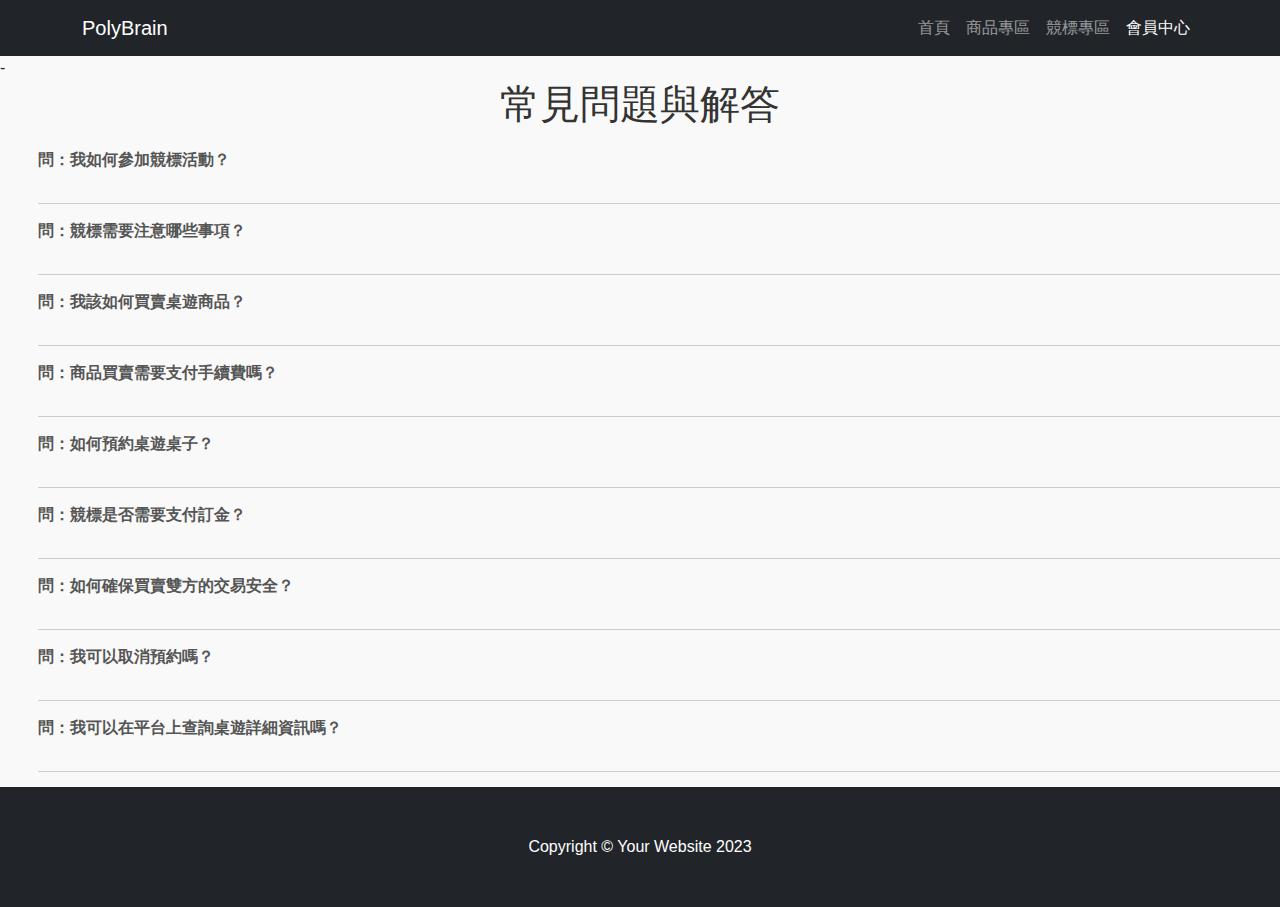
<file: src/main/webapp/cs/innerpage/index.html>
<!DOCTYPE html>
<html lang="en">
    <head>
        <meta charset="utf-8" />
        <meta name="viewport" content="width=device-width, initial-scale=1, shrink-to-fit=no" />
        <meta name="description" content="" />
        <meta name="author" content="" />
        <title>桌遊QA</title>
        <!-- Favicon-->
        <link rel="icon" type="image/x-icon" href="assets/favicon.ico" />
        <!-- Core theme CSS (includes Bootstrap)-->
        <link href="css/styles.css" rel="stylesheet" />
        <style>
            nav.navbar{
                position: sticky;
                top:0;
                z-index: 1;
                width: 100%; /* 設定寬度為 100% */
                left: 0; /* 將左邊距設定為 0 */
                right: 0; /* 將右邊距設定為 0 */

            }
        </style>
        <style>
   body {
    font-family: Arial, sans-serif;
    margin: 0;

    background-color: #f9f9f9;
  }
  h1 {
    text-align: center;
    color: #333;
    margin-bottom: 20px;
  }
  .question {
    margin-bottom: 15px;
    border-bottom: 1px solid #ccc;
    padding-bottom: 10px;
    cursor: pointer;
    margin-left: 1cm;
    transition: background-color 0.3s; /* 添加過渡效果，使背景顏色變化平滑 */
  }
  .question:last-child {
    border-bottom: none;
  }
  .question strong {
    display: block;
    color: #555;
    font-weight: bold;
    margin-bottom: 5px;
  }
  .answer {
    max-height: 0;
    overflow: hidden;
    color: #666;
    transition: max-height 0.3s, padding 0.3s; /* 添加過渡效果，使高度和內邊距變化平滑 */
    padding-top: 0;
    padding-bottom: 0;
  }
  .question.active {
    background-color: #f0f0f0; /* 點擊後的背景顏色 */
  }
  .question.active .answer {
    max-height: 1000px; /* 顯示答案時的最大高度 */
    padding-top: 10px;
    padding-bottom: 10px;
  }
        </style>
    </head>
    <body>
    <!-- Responsive navbar-->
    <nav class="navbar navbar-expand-lg navbar-dark bg-dark">
        <div class="container">
            <a class="navbar-brand" href="#!">PolyBrain</a>
            <button class="navbar-toggler" type="button" data-bs-toggle="collapse" data-bs-target="#navbarSupportedContent" aria-controls="navbarSupportedContent" aria-expanded="false" aria-label="Toggle navigation"><span class="navbar-toggler-icon"></span></button>
            <div class="collapse navbar-collapse" id="navbarSupportedContent">
                <ul class="navbar-nav ms-auto mb-2 mb-lg-0">
                    <li class="nav-item"><a class="nav-link" href="#">首頁</a></li>
                    <li class="nav-item"><a class="nav-link" href="#!">商品專區</a></li>
                    <li class="nav-item"><a class="nav-link" href="#!">競標專區</a></li>
                    <li class="nav-item"><a class="nav-link active" aria-current="page" href="#">會員中心</a></li>
                </ul>
            </div>
        </div>
    </nav>

    <link rel="preconnect" href="https://fonts.gstatic.com">-
            <link href="https://fonts.googleapis.com/css2?family=Oswald&display=swap" rel="stylesheet">
    <h1 >常見問題與解答</h1>
    <div class="question" onclick="toggleAnswer(this)">
        <strong>問：我如何參加競標活動？</strong>
        <p class="answer">答：您需要先註冊帳戶，然後在競標頁面上選擇您喜歡的桌遊，出價參與競標，最高出價者將贏得該桌遊。</p>
    </div>
    <div class="question" onclick="toggleAnswer(this)">
        <strong>問：競標需要注意哪些事項？</strong>
        <p class="answer">答：請確保您閱讀並理解競標規則，了解競標時間、起始價格和最低加價幅度等訊息。競標結束後，請在規定時間內支付競標金額。</p>
    </div>
    <div class="question" onclick="toggleAnswer(this)">
        <strong>問：我該如何買賣桌遊商品？</strong>
        <p class="answer">答：如果您想要買賣桌遊，您可以在我們的平台上創建一個賣家帳戶，上傳商品圖片和資訊，然後等待買家下單。</p>
    </div>
    <div class="question" onclick="toggleAnswer(this)">
        <strong>問：商品買賣需要支付手續費嗎？</strong>
        <p class="answer">答：是的，我們會根據交易金額收取一定的手續費，請在交易前查看手續費相關信息。</p>
    </div>
    <div class="question" onclick="toggleAnswer(this)">
        <strong>問：如何預約桌遊桌子？</strong>
        <p class="answer">答：在我們的預約頁面上，您可以選擇您喜歡的桌遊和時間，填寫您的聯繫方式，我們的團隊將會與您聯繫確認預約。</p>
    </div>
    <div class="question" onclick="toggleAnswer(this)">
        <strong>問：競標是否需要支付訂金？</strong>
        <p class="answer">答：是的，競標活動需要支付一個小額訂金，以確保競標者的誠意，訂金將在競標結束後退還給競標者或用於最終購買。</p>
    </div>
    <div class="question" onclick="toggleAnswer(this)">
        <strong>問：如何確保買賣雙方的交易安全？</strong>
        <p class="answer">答：我們提供安全的支付系統和信譽評級，並建議在交易中使用我們的平台進行支付和溝通，以確保交易的安全。</p>
    </div>
    <div class="question" onclick="toggleAnswer(this)">
        <strong>問：我可以取消預約嗎？</strong>
        <p class="answer">答：是的，您可以在預約時間前取消預約，但請注意可能會有一些取消費用。</p>
    </div>
    <div class="question" onclick="toggleAnswer(this)">
        <strong>問：我可以在平台上查詢桌遊詳細資訊嗎？</strong>
        <p class="answer" >答：是的，我們提供了詳細的桌遊資訊，包括遊戲規則、遊戲時間、建議人數等，以便您做出更好的選擇。</p>
    </div>
    <!-- 在這裡添加更多問題與解答 -->
    <script>
        function toggleAnswer(element) {
            element.classList.toggle('active');
}

    </script>

    <!-- Footer-->
    <footer class="py-5 bg-dark">
        <div class="container"><p class="m-0 text-center text-white">Copyright &copy; Your Website 2023</p></div>
    </footer>
    <!-- Bootstrap core JS-->
    <script src="https://cdn.jsdelivr.net/npm/bootstrap@5.2.3/dist/js/bootstrap.bundle.min.js"></script>
    <!-- Core theme JS-->
    <script src="js/scripts.js"></script>
    </body>
</html>
</file>
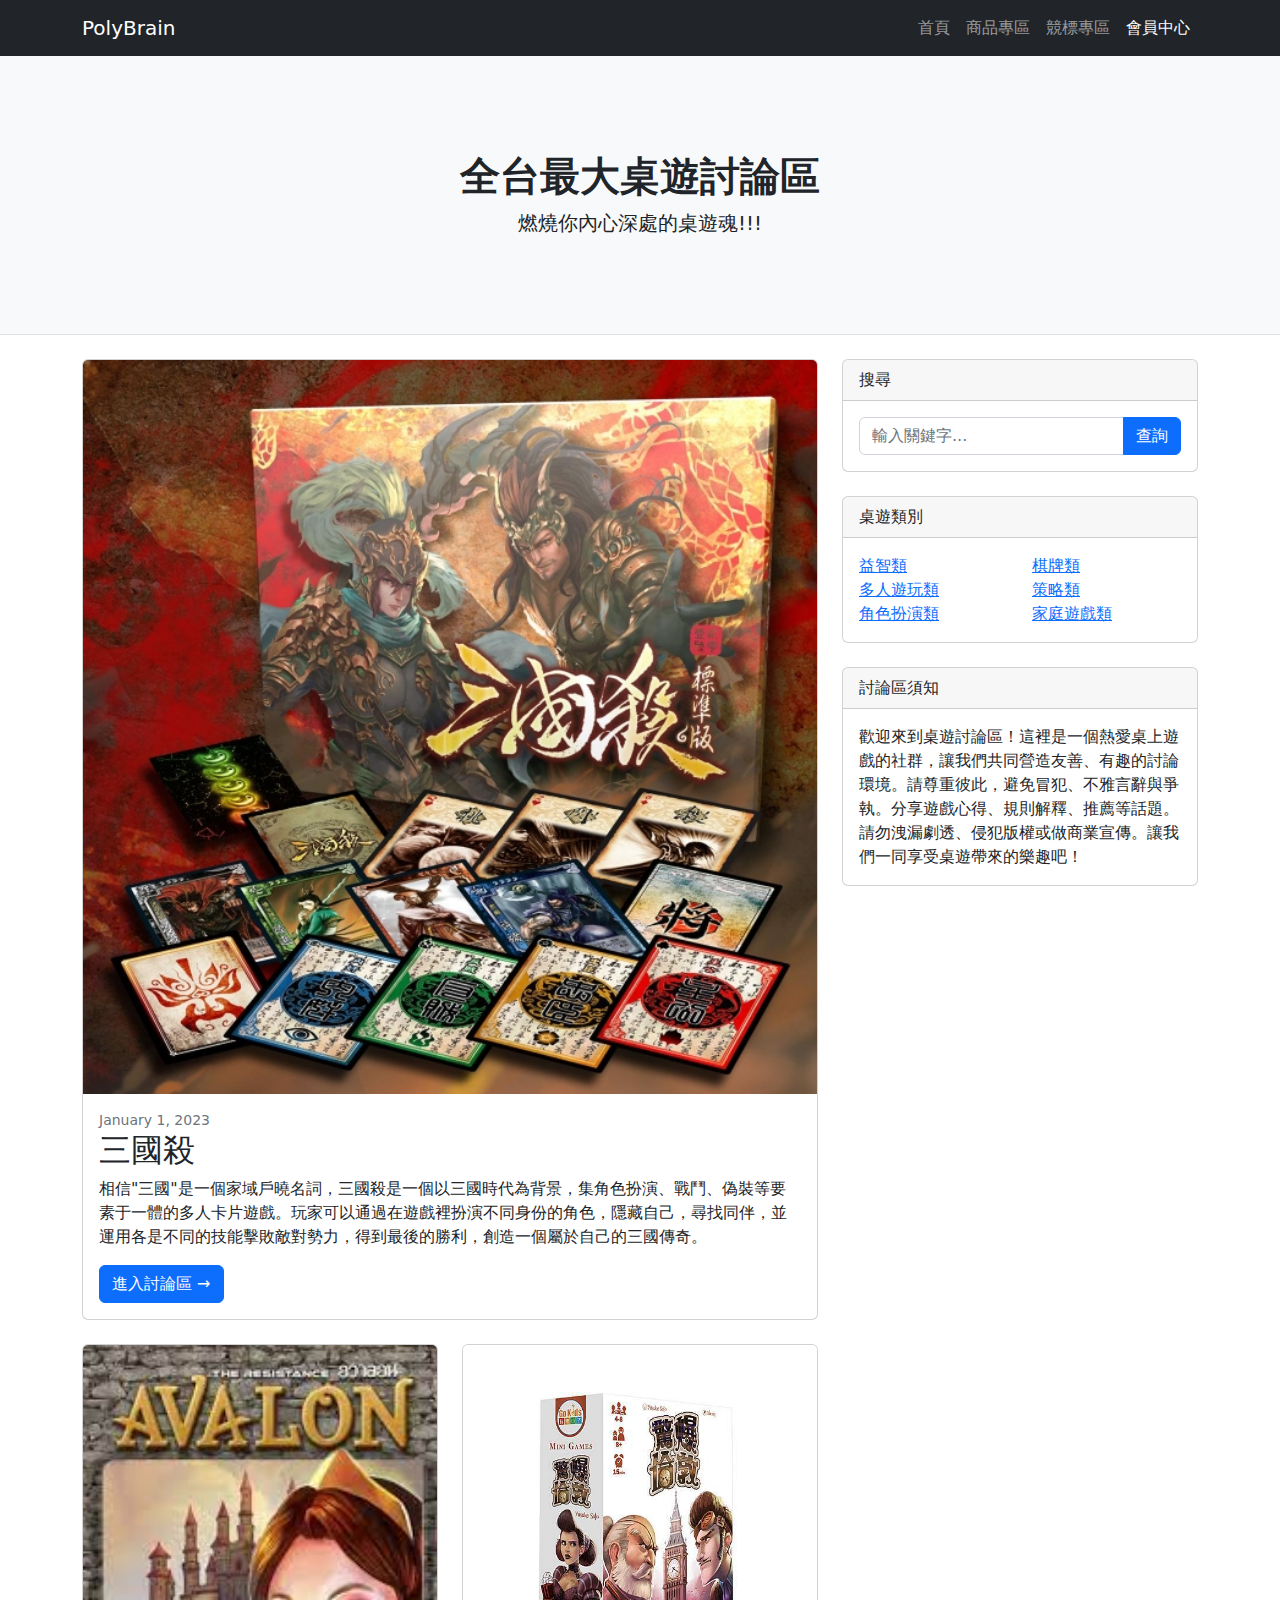
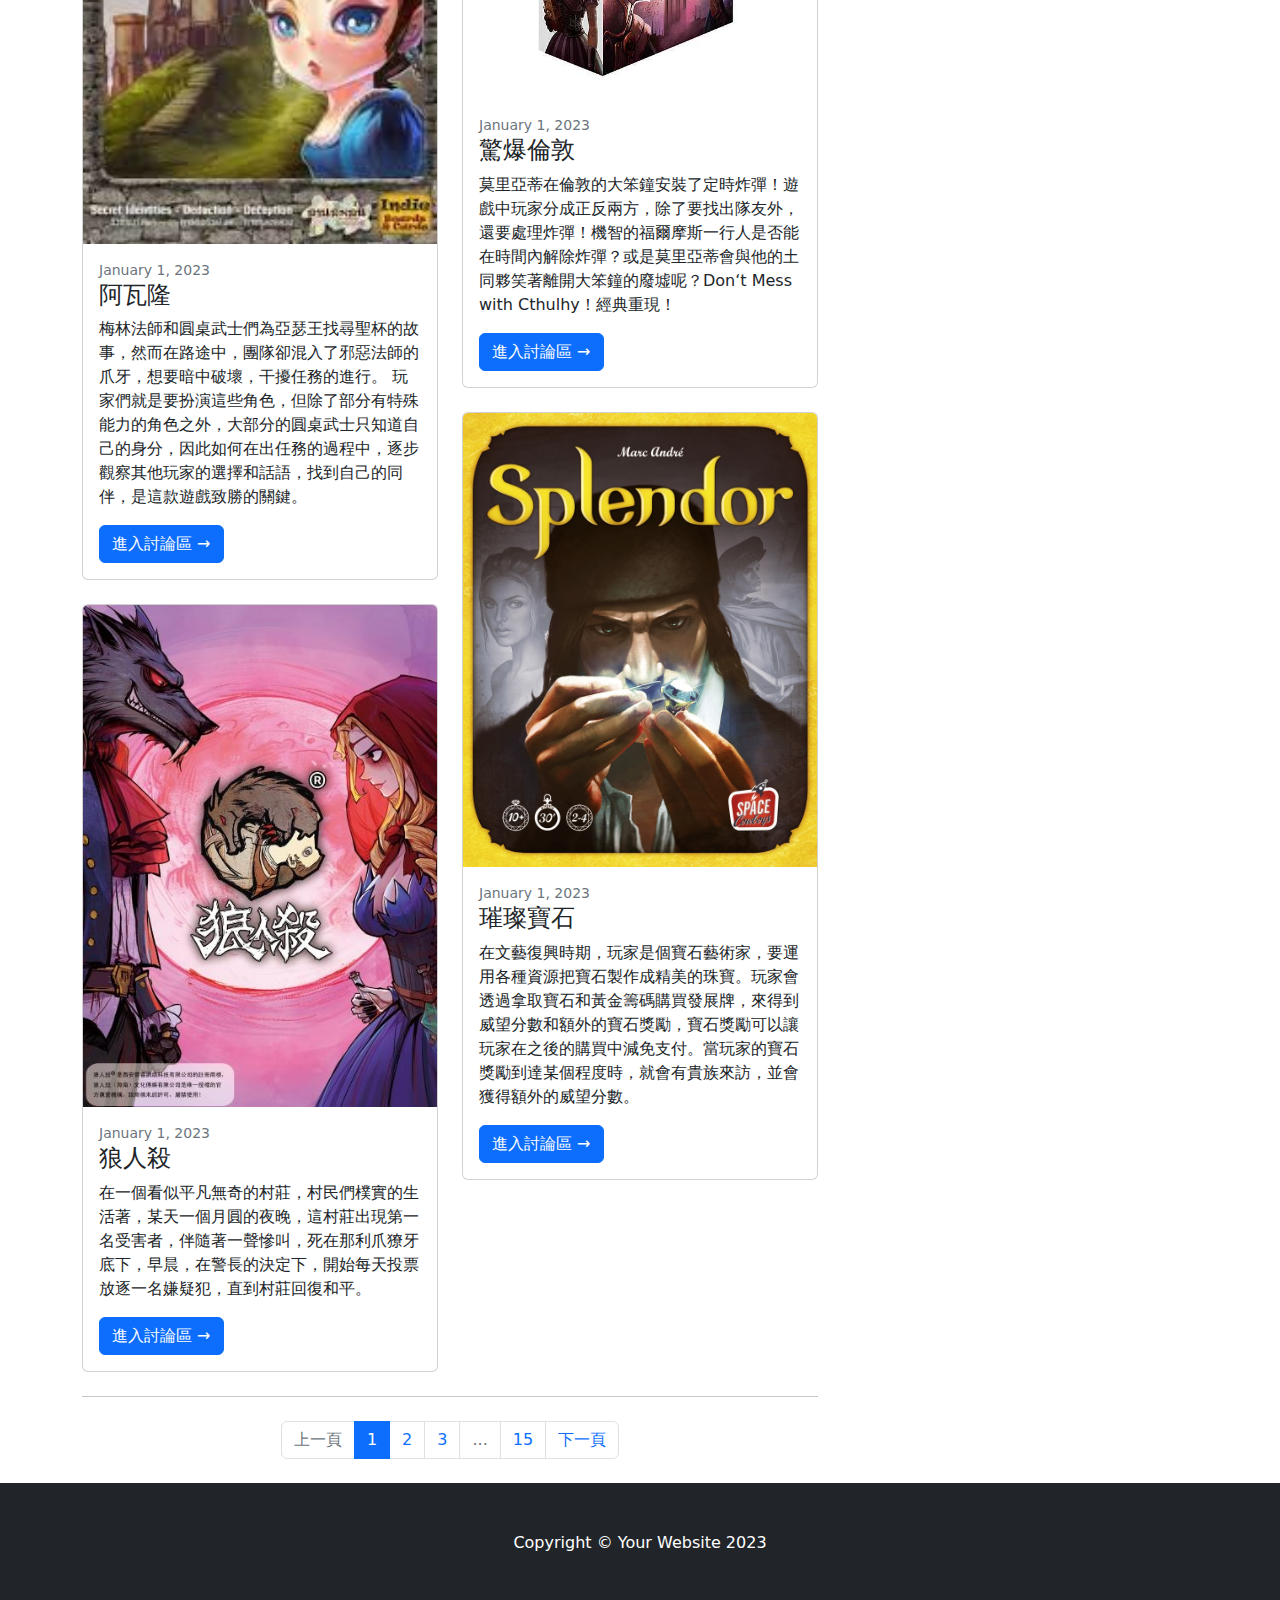
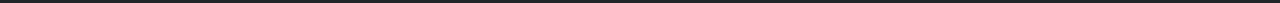
<file: src/main/webapp/forum/mainpage/index.html>
<!DOCTYPE html>
<html lang="en">
    <head>
        <meta charset="utf-8" />
        <meta name="viewport" content="width=device-width, initial-scale=1, shrink-to-fit=no" />
        <meta name="description" content="" />
        <meta name="author" content="" />
        <title>討論區主頁</title>
        <!-- Favicon-->
        <link rel="icon" type="image/x-icon" href="assets/favicon.ico" />
        <!-- Core theme CSS (includes Bootstrap)-->
        <link href="css/styles.css" rel="stylesheet" />
        <style>
            nav.navbar{
                position: sticky;
                top:0;
                z-index: 1000;
            }


        </style>
    </head>
    <body>
        <!-- Responsive navbar-->
        <nav class="navbar navbar-expand-lg navbar-dark bg-dark">
            <div class="container">
                <a class="navbar-brand" href="#!">PolyBrain</a>
                <button class="navbar-toggler" type="button" data-bs-toggle="collapse" data-bs-target="#navbarSupportedContent" aria-controls="navbarSupportedContent" aria-expanded="false" aria-label="Toggle navigation"><span class="navbar-toggler-icon"></span></button>
                <div class="collapse navbar-collapse" id="navbarSupportedContent">
                    <ul class="navbar-nav ms-auto mb-2 mb-lg-0">
                        <li class="nav-item"><a class="nav-link" href="#">首頁</a></li>
                        <li class="nav-item"><a class="nav-link" href="#!">商品專區</a></li>
                        <li class="nav-item"><a class="nav-link" href="#!">競標專區</a></li>
                        <li class="nav-item"><a class="nav-link active" aria-current="page" href="#">會員中心</a></li>
                    </ul>
                </div>
            </div>
        </nav>
        <!-- Page header with logo and tagline-->
        <header class="py-5 bg-light border-bottom mb-4">
            <div class="container">
                <div class="text-center my-5">
                    <h1 class="fw-bolder">全台最大桌遊討論區</h1>
                    <p class="lead mb-0">燃燒你內心深處的桌遊魂!!!</p>
                </div>
            </div>
        </header>
        <!-- Page content-->
        <div class="container">
            <div class="row">
                <!-- Blog entries-->
                <div class="col-lg-8">
                    <!-- Featured blog post-->
                    <div class="card mb-4">
                        <a href="#!"><img class="card-img-top" src="images/三國殺.jpg" alt="..." /></a>
                        <div class="card-body">
                            <div class="small text-muted">January 1, 2023</div>
                            <h2 class="card-title">三國殺</h2>
                            <p class="card-text">相信"三國"是一個家域戶曉名詞，三國殺是一個以三國時代為背景，集角色扮演、戰鬥、偽裝等要素于一體的多人卡片遊戲。玩家可以通過在遊戲裡扮演不同身份的角色，隱藏自己，尋找同伴，並運用各是不同的技能擊敗敵對勢力，得到最後的勝利，創造一個屬於自己的三國傳奇。</p>
                            <a class="btn btn-primary" href="../list/index.html">進入討論區 →</a>
                        </div>
                    </div>
                    <!-- Nested row for non-featured blog posts-->
                    <div class="row">
                        <div class="col-lg-6">
                            <!-- Blog post-->
                            <div class="card mb-4">
                                <a href="#!"><img class="card-img-top" src="images/阿瓦隆.jpg" alt="..." /></a>
                                <div class="card-body">
                                    <div class="small text-muted">January 1, 2023</div>
                                    <h2 class="card-title h4">阿瓦隆</h2>
                                    <p class="card-text">梅林法師和圓桌武士們為亞瑟王找尋聖杯的故事，然而在路途中，團隊卻混入了邪惡法師的爪牙，想要暗中破壞，干擾任務的進行。 玩家們就是要扮演這些角色，但除了部分有特殊能力的角色之外，大部分的圓桌武士只知道自己的身分，因此如何在出任務的過程中，逐步觀察其他玩家的選擇和話語，找到自己的同伴，是這款遊戲致勝的關鍵。</p>
                                    <a class="btn btn-primary" href="#!">進入討論區 →</a>
                                </div>
                            </div>
                            <!-- Blog post-->
                            <div class="card mb-4">
                                <a href="#!"><img class="card-img-top" src="images/狼人殺.jpg" alt="..." /></a>
                                <div class="card-body">
                                    <div class="small text-muted">January 1, 2023</div>
                                    <h2 class="card-title h4">狼人殺</h2>
                                    <p class="card-text">在一個看似平凡無奇的村莊，村民們樸實的生活著，某天一個月圓的夜晚，這村莊出現第一名受害者，伴隨著一聲慘叫，死在那利爪獠牙底下，早晨，在警長的決定下，開始每天投票放逐一名嫌疑犯，直到村莊回復和平。</p>
                                    <a class="btn btn-primary" href="#!">進入討論區 →</a>
                                </div>
                            </div>
                        </div>
                        <div class="col-lg-6">
                            <!-- Blog post-->
                            <div class="card mb-4">
                                <a href="#!"><img class="card-img-top" src="images/驚爆倫敦.jpg" alt="..." /></a>
                                <div class="card-body">
                                    <div class="small text-muted">January 1, 2023</div>
                                    <h2 class="card-title h4">驚爆倫敦</h2>
                                    <p class="card-text">莫里亞蒂在倫敦的大笨鐘安裝了定時炸彈！遊戲中玩家分成正反兩方，除了要找出隊友外，還要處理炸彈！機智的福爾摩斯一行人是否能在時間內解除炸彈？或是莫里亞蒂會與他的土同夥笑著離開大笨鐘的廢墟呢？Don‘t Mess with Cthulhy！經典重現！</p>
                                    <a class="btn btn-primary" href="#!">進入討論區 →</a>
                                </div>
                            </div>
                            <!-- Blog post-->
                            <div class="card mb-4">
                                <a href="#!"><img class="card-img-top" src="images/璀璨寶石.jpg" alt="..." /></a>
                                <div class="card-body">
                                    <div class="small text-muted">January 1, 2023</div>
                                    <h2 class="card-title h4">璀璨寶石</h2>
                                    <p class="card-text">在文藝復興時期，玩家是個寶石藝術家，要運用各種資源把寶石製作成精美的珠寶。玩家會透過拿取寶石和黃金籌碼購買發展牌，來得到威望分數和額外的寶石獎勵，寶石獎勵可以讓玩家在之後的購買中減免支付。當玩家的寶石獎勵到達某個程度時，就會有貴族來訪，並會獲得額外的威望分數。</p>
                                    <a class="btn btn-primary" href="#!">進入討論區 →</a>
                                </div>
                            </div>
                        </div>
                    </div>
                    <!-- Pagination-->
                    <nav aria-label="Pagination">
                        <hr class="my-0" />
                        <ul class="pagination justify-content-center my-4">
                            <li class="page-item disabled"><a class="page-link" href="#" tabindex="-1" aria-disabled="true">上一頁</a></li>
                            <li class="page-item active" aria-current="page"><a class="page-link" href="#!">1</a></li>
                            <li class="page-item"><a class="page-link" href="#!">2</a></li>
                            <li class="page-item"><a class="page-link" href="#!">3</a></li>
                            <li class="page-item disabled"><a class="page-link" href="#!">...</a></li>
                            <li class="page-item"><a class="page-link" href="#!">15</a></li>
                            <li class="page-item"><a class="page-link" href="#!">下一頁</a></li>
                        </ul>
                    </nav>
                </div>
                <!-- Side widgets-->
                <div class="col-lg-4">
                    <!-- Search widget-->
                    <div class="card mb-4">
                        <div class="card-header">搜尋</div>
                        <div class="card-body">
                            <div class="input-group">
                                <input class="form-control" type="text" placeholder="輸入關鍵字..." aria-label="Enter search term..." aria-describedby="button-search" />
                                <button class="btn btn-primary" id="button-search" type="button" >查詢</button>
                            </div>
                        </div>
                    </div>
                  
                    <!-- Categories widget-->
                    <div class="card mb-4">
                        <div class="card-header">桌遊類別</div>
                        <div class="card-body">
                            <div class="row">
                                <div class="col-sm-6">
                                    <ul class="list-unstyled mb-0">
                                        <li><a href="#!">益智類</a></li>
                                        <li><a href="#!">多人遊玩類</a></li>
                                        <li><a href="#!">角色扮演類</a></li>
                                    </ul>
                                </div>
                                <div class="col-sm-6">
                                    <ul class="list-unstyled mb-0">
                                        <li><a href="#!">棋牌類</a></li>
                                        <li><a href="#!">策略類</a></li>
                                        <li><a href="#!">家庭遊戲類</a></li>
                                    </ul>
                                </div>
                            </div>
                        </div>
                    </div>
                    <!-- Side widget-->
                    <div class="card mb-4">
                        <div class="card-header">討論區須知</div>
                        <div class="card-body">歡迎來到桌遊討論區！這裡是一個熱愛桌上遊戲的社群，讓我們共同營造友善、有趣的討論環境。請尊重彼此，避免冒犯、不雅言辭與爭執。分享遊戲心得、規則解釋、推薦等話題。請勿洩漏劇透、侵犯版權或做商業宣傳。讓我們一同享受桌遊帶來的樂趣吧！</div>
                    </div>
                </div>
            </div>
        </div>
        <!-- Footer-->
        <footer class="py-5 bg-dark">
            <div class="container"><p class="m-0 text-center text-white">Copyright &copy; Your Website 2023</p></div>
        </footer>
        <!-- Bootstrap core JS-->
        <script src="https://cdn.jsdelivr.net/npm/bootstrap@5.2.3/dist/js/bootstrap.bundle.min.js"></script>
        <!-- Core theme JS-->
        <script src="js/scripts.js"></script>
    </body>
</html>
</file>
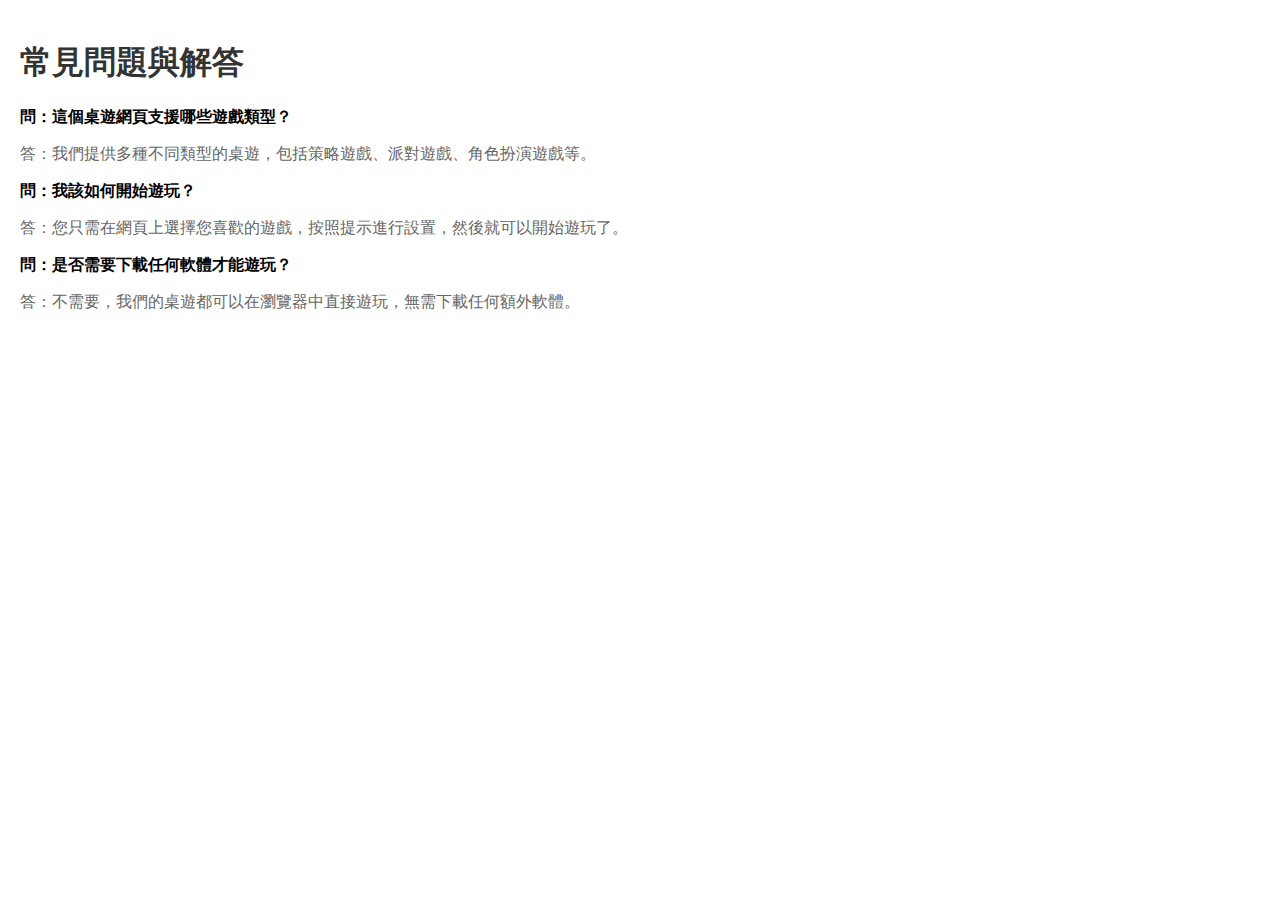
<file: src/main/webapp/cs/QApage.html>
<!DOCTYPE html>
<html lang="en">
<head>
	<meta charset="UTF-8">
	<meta name="viewport" content="width=device-width, initial-scale=1.0">
	<title>桌遊網頁 QA</title>
	<style>
		body {
		  font-family: Arial, sans-serif;
		  margin: 0;
		  padding: 20px;
		}
		h1 {
		  color: #333;
		}
		.question {
		  margin-bottom: 10px;
		}
		.answer {
		  color: #666;
		}
	</style>
</head>
<body>
<h1>常見問題與解答</h1>
<div class="question">
	<strong>問：這個桌遊網頁支援哪些遊戲類型？</strong>
	<p class="answer">答：我們提供多種不同類型的桌遊，包括策略遊戲、派對遊戲、角色扮演遊戲等。</p>
</div>
<div class="question">
	<strong>問：我該如何開始遊玩？</strong>
	<p class="answer">答：您只需在網頁上選擇您喜歡的遊戲，按照提示進行設置，然後就可以開始遊玩了。</p>
</div>
<div class="question">
	<strong>問：是否需要下載任何軟體才能遊玩？</strong>
	<p class="answer">答：不需要，我們的桌遊都可以在瀏覽器中直接遊玩，無需下載任何額外軟體。</p>
</div>
<!-- 在這裡添加更多問題與解答 -->
</body>
</html>
</file>
